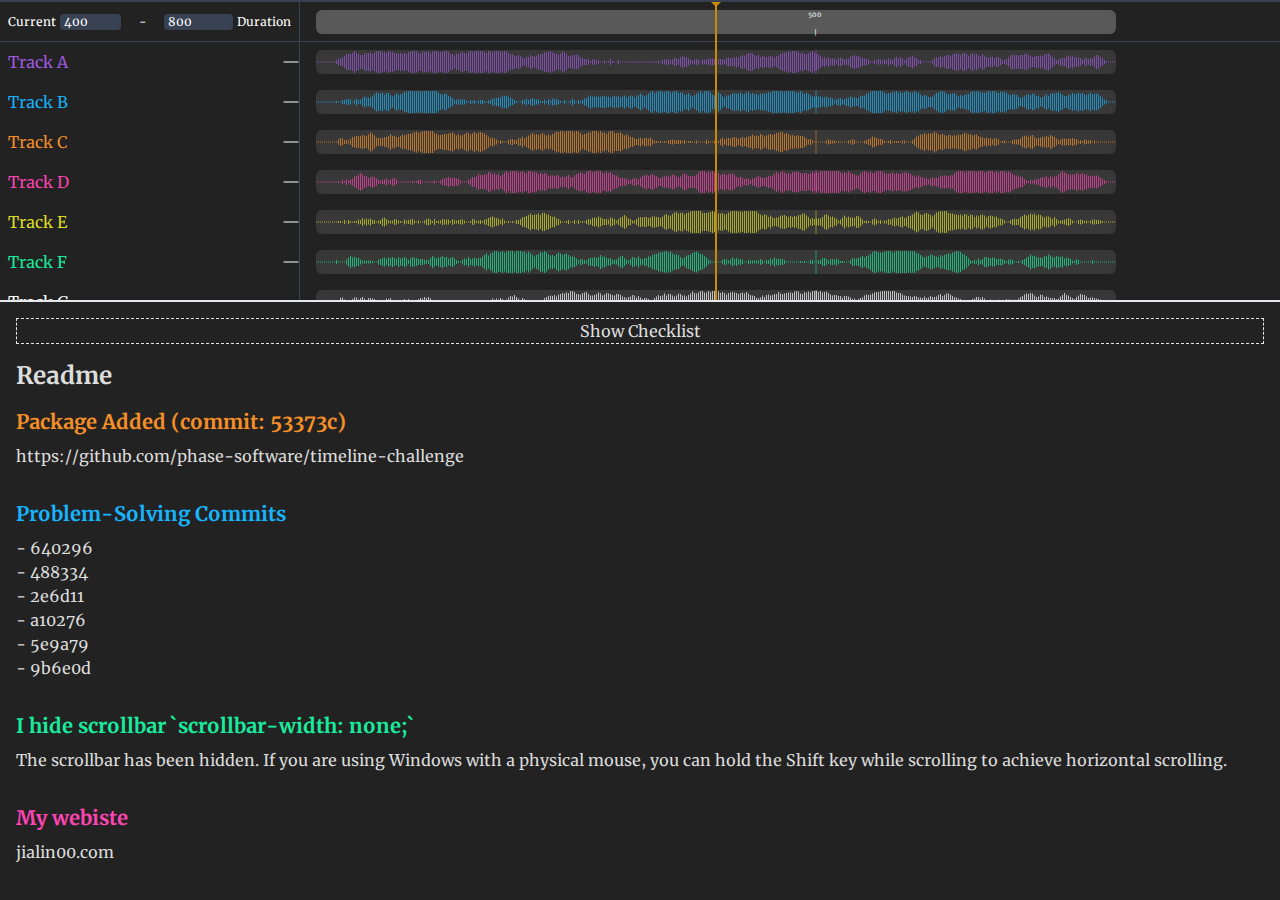
<file: index.html>
<!DOCTYPE html><html lang="en"><head><meta charSet="utf-8"/><link rel="preconnect" href="/" crossorigin=""/><meta name="viewport" content="width=device-width, initial-scale=1"/><link rel="stylesheet" href="/_next/static/css/ce7dae1f73402df2.css" data-precedence="next"/><link rel="preload" as="script" fetchPriority="low" href="/_next/static/chunks/webpack-42db3088c78084b4.js"/><script src="/_next/static/chunks/fd9d1056-d55f0ee2dca034b9.js" async=""></script><script src="/_next/static/chunks/117-2bf63088b1218d57.js" async=""></script><script src="/_next/static/chunks/main-app-11486b734af8a8ab.js" async=""></script><script src="/_next/static/chunks/234-0485092122f4da03.js" async=""></script><script src="/_next/static/chunks/app/page-1ac4aa8c41be04ce.js" async=""></script><link rel="icon" type="image/svg+xml" href="/fav.svg"/><title>Phase Audio Editor | jialinhuang</title><meta name="next-size-adjust"/><script src="/_next/static/chunks/polyfills-42372ed130431b0a.js" noModule=""></script></head><body class="__className_6c37aa"><div class="relative h-[300px] w-full grid grid-cols-[300px_1fr] grid-rows-[40px_1fr]  bg-[#222222] border-t-2 border-solid border-gray-700 overflow-hidden" data-testid="timeline"><div class="flex flex-wrap items-center text-white justify-between border-b border-r border-solid border-gray-700 px-2 text-xs" data-testid="play-controls"><fieldset class="flex gap-1">Current<input class="bg-gray-700 px-1 rounded" data-testid="current-time-input" min="0" max="800" step="10" type="number" value="400"/></fieldset>-<fieldset class="flex gap-1"><input class="bg-gray-700 px-1 rounded" data-testid="duration-input" min="100" max="6000" step="10" type="number" value="800"/>Duration</fieldset></div><div class="cursor-pointer overflow-auto relative py-2 min-w-0 border-b border-solid border-gray-700 overflow-x-auto overflow-y-hidden" style="padding-left:16px;padding-right:16px" data-testid="ruler"><div class="h-6 rounded-md bg-white/25" data-testid="ruler-bar" style="width:800px"><div class="absolute flex flex-col justify-between text-center ml-[-0.5px] text-[7px] h-7 text-[#fafafa] w-[1px]" style="left:500.75px;width:30px"><p> <!-- -->500</p><p>|</p></div></div></div><div class="grid grid-flow-row auto-rows-[40px] border-r border-solid border-r-gray-700 text-white  overflow-auto" data-testid="track-list"><div class="cursor-pointer my-2 pl-2 pr-0 flex justify-between items-center " style="color:#9f58e0"><div>Track <!-- -->A</div><div><svg width="16" height="16" fill="white" data-name="Layer 1" xmlns="http://www.w3.org/2000/svg" viewBox="0 0 16 16"><path d="M15.5 7.5v1H.5v-1z"></path></svg></div></div><div class="cursor-pointer my-2 pl-2 pr-0 flex justify-between items-center " style="color:#17b3fb"><div>Track <!-- -->B</div><div><svg width="16" height="16" fill="white" data-name="Layer 1" xmlns="http://www.w3.org/2000/svg" viewBox="0 0 16 16"><path d="M15.5 7.5v1H.5v-1z"></path></svg></div></div><div class="cursor-pointer my-2 pl-2 pr-0 flex justify-between items-center " style="color:#f48f27"><div>Track <!-- -->C</div><div><svg width="16" height="16" fill="white" data-name="Layer 1" xmlns="http://www.w3.org/2000/svg" viewBox="0 0 16 16"><path d="M15.5 7.5v1H.5v-1z"></path></svg></div></div><div class="cursor-pointer my-2 pl-2 pr-0 flex justify-between items-center " style="color:#fc44b2"><div>Track <!-- -->D</div><div><svg width="16" height="16" fill="white" data-name="Layer 1" xmlns="http://www.w3.org/2000/svg" viewBox="0 0 16 16"><path d="M15.5 7.5v1H.5v-1z"></path></svg></div></div><div class="cursor-pointer my-2 pl-2 pr-0 flex justify-between items-center " style="color:#dcdc24"><div>Track <!-- -->E</div><div><svg width="16" height="16" fill="white" data-name="Layer 1" xmlns="http://www.w3.org/2000/svg" viewBox="0 0 16 16"><path d="M15.5 7.5v1H.5v-1z"></path></svg></div></div><div class="cursor-pointer my-2 pl-2 pr-0 flex justify-between items-center " style="color:#1aea9d"><div>Track <!-- -->F</div><div><svg width="16" height="16" fill="white" data-name="Layer 1" xmlns="http://www.w3.org/2000/svg" viewBox="0 0 16 16"><path d="M15.5 7.5v1H.5v-1z"></path></svg></div></div><div class="cursor-pointer my-2 pl-2 pr-0 flex justify-between items-center " style="color:#fafafa"><div>Track <!-- -->G</div><div><svg width="16" height="16" fill="white" data-name="Layer 1" xmlns="http://www.w3.org/2000/svg" viewBox="0 0 16 16"><path d="M15.5 7.5v1H.5v-1z"></path></svg></div></div><div class="cursor-pointer my-2 pl-2 pr-0 flex justify-between items-center " style="color:#9f58e0"><div>Track <!-- -->H</div><div><svg width="16" height="16" fill="white" data-name="Layer 1" xmlns="http://www.w3.org/2000/svg" viewBox="0 0 16 16"><path d="M15.5 7.5v1H.5v-1z"></path></svg></div></div><div class="cursor-pointer my-2 pl-2 pr-0 flex justify-between items-center " style="color:#17b3fb"><div>Track <!-- -->I</div><div><svg width="16" height="16" fill="white" data-name="Layer 1" xmlns="http://www.w3.org/2000/svg" viewBox="0 0 16 16"><path d="M15.5 7.5v1H.5v-1z"></path></svg></div></div><div class="cursor-pointer my-2 pl-2 pr-0 flex justify-between items-center " style="color:#f48f27"><div>Track <!-- -->J</div><div><svg width="16" height="16" fill="white" data-name="Layer 1" xmlns="http://www.w3.org/2000/svg" viewBox="0 0 16 16"><path d="M15.5 7.5v1H.5v-1z"></path></svg></div></div><div class="cursor-pointer my-2 pl-2 pr-0 flex justify-between items-center " style="color:#fc44b2"><div>Track <!-- -->K</div><div><svg width="16" height="16" fill="white" data-name="Layer 1" xmlns="http://www.w3.org/2000/svg" viewBox="0 0 16 16"><path d="M15.5 7.5v1H.5v-1z"></path></svg></div></div><div class="cursor-pointer my-2 pl-2 pr-0 flex justify-between items-center " style="color:#dcdc24"><div>Track <!-- -->L</div><div><svg width="16" height="16" fill="white" data-name="Layer 1" xmlns="http://www.w3.org/2000/svg" viewBox="0 0 16 16"><path d="M15.5 7.5v1H.5v-1z"></path></svg></div></div><div class="cursor-pointer my-2 pl-2 pr-0 flex justify-between items-center " style="color:#1aea9d"><div>Track <!-- -->M</div><div><svg width="16" height="16" fill="white" data-name="Layer 1" xmlns="http://www.w3.org/2000/svg" viewBox="0 0 16 16"><path d="M15.5 7.5v1H.5v-1z"></path></svg></div></div><div class="cursor-pointer my-2 pl-2 pr-0 flex justify-between items-center " style="color:#fafafa"><div>Track <!-- -->N</div><div><svg width="16" height="16" fill="white" data-name="Layer 1" xmlns="http://www.w3.org/2000/svg" viewBox="0 0 16 16"><path d="M15.5 7.5v1H.5v-1z"></path></svg></div></div><div class="cursor-pointer my-2 pl-2 pr-0 flex justify-between items-center " style="color:#9f58e0"><div>Track <!-- -->O</div><div><svg width="16" height="16" fill="white" data-name="Layer 1" xmlns="http://www.w3.org/2000/svg" viewBox="0 0 16 16"><path d="M15.5 7.5v1H.5v-1z"></path></svg></div></div></div><div class="px-4 min-w-0 overflow-auto" data-testid="keyframe-list"><div class="py-2" data-testid="segment" style="width:800px"><div class="relative h-6 rounded-md flex items-center bg-white/10"><canvas width="800" height="24" class="absolute top-0 left-0"></canvas></div></div><div class="py-2" data-testid="segment" style="width:800px"><div class="relative h-6 rounded-md flex items-center bg-white/10"><canvas width="800" height="24" class="absolute top-0 left-0"></canvas></div></div><div class="py-2" data-testid="segment" style="width:800px"><div class="relative h-6 rounded-md flex items-center bg-white/10"><canvas width="800" height="24" class="absolute top-0 left-0"></canvas></div></div><div class="py-2" data-testid="segment" style="width:800px"><div class="relative h-6 rounded-md flex items-center bg-white/10"><canvas width="800" height="24" class="absolute top-0 left-0"></canvas></div></div><div class="py-2" data-testid="segment" style="width:800px"><div class="relative h-6 rounded-md flex items-center bg-white/10"><canvas width="800" height="24" class="absolute top-0 left-0"></canvas></div></div><div class="py-2" data-testid="segment" style="width:800px"><div class="relative h-6 rounded-md flex items-center bg-white/10"><canvas width="800" height="24" class="absolute top-0 left-0"></canvas></div></div><div class="py-2" data-testid="segment" style="width:800px"><div class="relative h-6 rounded-md flex items-center bg-white/10"><canvas width="800" height="24" class="absolute top-0 left-0"></canvas></div></div><div class="py-2" data-testid="segment" style="width:800px"><div class="relative h-6 rounded-md flex items-center bg-white/10"><canvas width="800" height="24" class="absolute top-0 left-0"></canvas></div></div><div class="py-2" data-testid="segment" style="width:800px"><div class="relative h-6 rounded-md flex items-center bg-white/10"><canvas width="800" height="24" class="absolute top-0 left-0"></canvas></div></div><div class="py-2" data-testid="segment" style="width:800px"><div class="relative h-6 rounded-md flex items-center bg-white/10"><canvas width="800" height="24" class="absolute top-0 left-0"></canvas></div></div><div class="py-2" data-testid="segment" style="width:800px"><div class="relative h-6 rounded-md flex items-center bg-white/10"><canvas width="800" height="24" class="absolute top-0 left-0"></canvas></div></div><div class="py-2" data-testid="segment" style="width:800px"><div class="relative h-6 rounded-md flex items-center bg-white/10"><canvas width="800" height="24" class="absolute top-0 left-0"></canvas></div></div><div class="py-2" data-testid="segment" style="width:800px"><div class="relative h-6 rounded-md flex items-center bg-white/10"><canvas width="800" height="24" class="absolute top-0 left-0"></canvas></div></div><div class="py-2" data-testid="segment" style="width:800px"><div class="relative h-6 rounded-md flex items-center bg-white/10"><canvas width="800" height="24" class="absolute top-0 left-0"></canvas></div></div><div class="py-2" data-testid="segment" style="width:800px"><div class="relative h-6 rounded-md flex items-center bg-white/10"><canvas width="800" height="24" class="absolute top-0 left-0"></canvas></div></div></div><div class="absolute  h-full border-l-2 border-solid border-yellow-600 z-10" data-testid="playhead" style="left:316px;cursor:ew-resize;transform:translateX(calc(400px - 50%));visibility:visible"><div class="absolute border-solid border-[5px] border-transparent border-t-yellow-600 -translate-x-1.5"></div></div></div><div class="relative flex flex-col p-4 h-[calc(100vh-300px)] w-full  border-t-2 border-solid  overflow-auto"><button class="mb-4 border-dashed border-1 border">Show Checklist</button><h1 class="text-2xl font-bold mb-4">Readme</h1><div class="mb-4"><h2 class="text-xl text-[#f48f27] font-semibold mb-2">Package Added (commit: 53373c)</h2><a href="https://github.com/phase-software/timeline-challenge" target="_blank">https://github.com/phase-software/timeline-challenge</a><h2 class="text-xl text-[#17b3fb] mt-8 font-semibold mb-2">Problem-Solving Commits</h2><p>- 640296</p><p>- 488334</p><p>- 2e6d11</p><p>- a10276</p><p>- 5e9a79</p><p>- 9b6e0d</p><h2 class="text-xl text-[#1aea9d] mt-8 font-semibold mb-2">I hide scrollbar `scrollbar-width: none;`</h2><p>The scrollbar has been hidden. If you are using Windows with a physical mouse, you can hold the Shift key while scrolling to achieve horizontal scrolling.</p><h2 class="text-xl text-[#fc44b2] mt-8 font-semibold mb-2">My webiste</h2><a target="_blank" href="https://jialin00.com">jialin00.com</a></div></div><script src="/_next/static/chunks/webpack-42db3088c78084b4.js" async=""></script><script>(self.__next_f=self.__next_f||[]).push([0]);self.__next_f.push([2,null])</script><script>self.__next_f.push([1,"1:HC[\"/\",\"\"]\n2:HL[\"/_next/static/css/ce7dae1f73402df2.css\",\"style\"]\n"])</script><script>self.__next_f.push([1,"3:I[2846,[],\"\"]\n5:I[4903,[\"234\",\"static/chunks/234-0485092122f4da03.js\",\"931\",\"static/chunks/app/page-1ac4aa8c41be04ce.js\"],\"Timeline\"]\n6:I[5964,[\"234\",\"static/chunks/234-0485092122f4da03.js\",\"931\",\"static/chunks/app/page-1ac4aa8c41be04ce.js\"],\"default\"]\n7:I[4707,[],\"\"]\n8:I[6423,[],\"\"]\na:I[1060,[],\"\"]\nb:[]\n"])</script><script>self.__next_f.push([1,"0:[\"$\",\"$L3\",null,{\"buildId\":\"x8tOqWC0Z9h7KX5h-yLq2\",\"assetPrefix\":\"\",\"urlParts\":[\"\",\"\"],\"initialTree\":[\"\",{\"children\":[\"__PAGE__\",{}]},\"$undefined\",\"$undefined\",true],\"initialSeedData\":[\"\",{\"children\":[\"__PAGE__\",{},[[\"$L4\",[[\"$\",\"$L5\",null,{}],[\"$\",\"$L6\",null,{}]],null],null],null]},[[[[\"$\",\"link\",\"0\",{\"rel\":\"stylesheet\",\"href\":\"/_next/static/css/ce7dae1f73402df2.css\",\"precedence\":\"next\",\"crossOrigin\":\"$undefined\"}]],[\"$\",\"html\",null,{\"lang\":\"en\",\"children\":[[\"$\",\"head\",null,{\"children\":[\"$\",\"link\",null,{\"rel\":\"icon\",\"type\":\"image/svg+xml\",\"href\":\"/fav.svg\"}]}],[\"$\",\"body\",null,{\"className\":\"__className_6c37aa\",\"children\":[\"$\",\"$L7\",null,{\"parallelRouterKey\":\"children\",\"segmentPath\":[\"children\"],\"error\":\"$undefined\",\"errorStyles\":\"$undefined\",\"errorScripts\":\"$undefined\",\"template\":[\"$\",\"$L8\",null,{}],\"templateStyles\":\"$undefined\",\"templateScripts\":\"$undefined\",\"notFound\":[[\"$\",\"title\",null,{\"children\":\"404: This page could not be found.\"}],[\"$\",\"div\",null,{\"style\":{\"fontFamily\":\"system-ui,\\\"Segoe UI\\\",Roboto,Helvetica,Arial,sans-serif,\\\"Apple Color Emoji\\\",\\\"Segoe UI Emoji\\\"\",\"height\":\"100vh\",\"textAlign\":\"center\",\"display\":\"flex\",\"flexDirection\":\"column\",\"alignItems\":\"center\",\"justifyContent\":\"center\"},\"children\":[\"$\",\"div\",null,{\"children\":[[\"$\",\"style\",null,{\"dangerouslySetInnerHTML\":{\"__html\":\"body{color:#000;background:#fff;margin:0}.next-error-h1{border-right:1px solid rgba(0,0,0,.3)}@media (prefers-color-scheme:dark){body{color:#fff;background:#000}.next-error-h1{border-right:1px solid rgba(255,255,255,.3)}}\"}}],[\"$\",\"h1\",null,{\"className\":\"next-error-h1\",\"style\":{\"display\":\"inline-block\",\"margin\":\"0 20px 0 0\",\"padding\":\"0 23px 0 0\",\"fontSize\":24,\"fontWeight\":500,\"verticalAlign\":\"top\",\"lineHeight\":\"49px\"},\"children\":\"404\"}],[\"$\",\"div\",null,{\"style\":{\"display\":\"inline-block\"},\"children\":[\"$\",\"h2\",null,{\"style\":{\"fontSize\":14,\"fontWeight\":400,\"lineHeight\":\"49px\",\"margin\":0},\"children\":\"This page could not be found.\"}]}]]}]}]],\"notFoundStyles\":[]}]}]]}]],null],null],\"couldBeIntercepted\":false,\"initialHead\":[null,\"$L9\"],\"globalErrorComponent\":\"$a\",\"missingSlots\":\"$Wb\"}]\n"])</script><script>self.__next_f.push([1,"9:[[\"$\",\"meta\",\"0\",{\"name\":\"viewport\",\"content\":\"width=device-width, initial-scale=1\"}],[\"$\",\"meta\",\"1\",{\"charSet\":\"utf-8\"}],[\"$\",\"title\",\"2\",{\"children\":\"Phase Audio Editor | jialinhuang\"}],[\"$\",\"meta\",\"3\",{\"name\":\"next-size-adjust\"}]]\n4:null\n"])</script></body></html>
</file>
<file: _next/static/css/ce7dae1f73402df2.css>
@font-face{font-family:__Merriweather_6c37aa;font-style:normal;font-weight:300;font-display:swap;src:url(/_next/static/media/b0059268cc419911-s.woff2) format("woff2");unicode-range:u+0460-052f,u+1c80-1c88,u+20b4,u+2de0-2dff,u+a640-a69f,u+fe2e-fe2f}@font-face{font-family:__Merriweather_6c37aa;font-style:normal;font-weight:300;font-display:swap;src:url(/_next/static/media/38ebcf0298551099-s.woff2) format("woff2");unicode-range:u+0301,u+0400-045f,u+0490-0491,u+04b0-04b1,u+2116}@font-face{font-family:__Merriweather_6c37aa;font-style:normal;font-weight:300;font-display:swap;src:url(/_next/static/media/b53e832d745212bc-s.woff2) format("woff2");unicode-range:u+0102-0103,u+0110-0111,u+0128-0129,u+0168-0169,u+01a0-01a1,u+01af-01b0,u+0300-0301,u+0303-0304,u+0308-0309,u+0323,u+0329,u+1ea0-1ef9,u+20ab}@font-face{font-family:__Merriweather_6c37aa;font-style:normal;font-weight:300;font-display:swap;src:url(/_next/static/media/e80e9c14bdf82dd6-s.woff2) format("woff2");unicode-range:u+0100-02af,u+0304,u+0308,u+0329,u+1e00-1e9f,u+1ef2-1eff,u+2020,u+20a0-20ab,u+20ad-20c0,u+2113,u+2c60-2c7f,u+a720-a7ff}@font-face{font-family:__Merriweather_6c37aa;font-style:normal;font-weight:300;font-display:swap;src:url(/_next/static/media/fbdbe464b9e5cc95-s.woff2) format("woff2");unicode-range:u+00??,u+0131,u+0152-0153,u+02bb-02bc,u+02c6,u+02da,u+02dc,u+0304,u+0308,u+0329,u+2000-206f,u+2074,u+20ac,u+2122,u+2191,u+2193,u+2212,u+2215,u+feff,u+fffd}@font-face{font-family:__Merriweather_6c37aa;font-style:normal;font-weight:400;font-display:swap;src:url(/_next/static/media/07103e16d41c9190-s.woff2) format("woff2");unicode-range:u+0460-052f,u+1c80-1c88,u+20b4,u+2de0-2dff,u+a640-a69f,u+fe2e-fe2f}@font-face{font-family:__Merriweather_6c37aa;font-style:normal;font-weight:400;font-display:swap;src:url(/_next/static/media/6dc02f179ba8da8f-s.woff2) format("woff2");unicode-range:u+0301,u+0400-045f,u+0490-0491,u+04b0-04b1,u+2116}@font-face{font-family:__Merriweather_6c37aa;font-style:normal;font-weight:400;font-display:swap;src:url(/_next/static/media/9450a5aa688b86af-s.woff2) format("woff2");unicode-range:u+0102-0103,u+0110-0111,u+0128-0129,u+0168-0169,u+01a0-01a1,u+01af-01b0,u+0300-0301,u+0303-0304,u+0308-0309,u+0323,u+0329,u+1ea0-1ef9,u+20ab}@font-face{font-family:__Merriweather_6c37aa;font-style:normal;font-weight:400;font-display:swap;src:url(/_next/static/media/f1d4c48219b1bd72-s.woff2) format("woff2");unicode-range:u+0100-02af,u+0304,u+0308,u+0329,u+1e00-1e9f,u+1ef2-1eff,u+2020,u+20a0-20ab,u+20ad-20c0,u+2113,u+2c60-2c7f,u+a720-a7ff}@font-face{font-family:__Merriweather_6c37aa;font-style:normal;font-weight:400;font-display:swap;src:url(/_next/static/media/931105f8d96e7f26-s.woff2) format("woff2");unicode-range:u+00??,u+0131,u+0152-0153,u+02bb-02bc,u+02c6,u+02da,u+02dc,u+0304,u+0308,u+0329,u+2000-206f,u+2074,u+20ac,u+2122,u+2191,u+2193,u+2212,u+2215,u+feff,u+fffd}@font-face{font-family:__Merriweather_6c37aa;font-style:normal;font-weight:700;font-display:swap;src:url(/_next/static/media/bd2489da38fb1d0b-s.woff2) format("woff2");unicode-range:u+0460-052f,u+1c80-1c88,u+20b4,u+2de0-2dff,u+a640-a69f,u+fe2e-fe2f}@font-face{font-family:__Merriweather_6c37aa;font-style:normal;font-weight:700;font-display:swap;src:url(/_next/static/media/84a39d905077a976-s.woff2) format("woff2");unicode-range:u+0301,u+0400-045f,u+0490-0491,u+04b0-04b1,u+2116}@font-face{font-family:__Merriweather_6c37aa;font-style:normal;font-weight:700;font-display:swap;src:url(/_next/static/media/0fb93cc812fb4b50-s.woff2) format("woff2");unicode-range:u+0102-0103,u+0110-0111,u+0128-0129,u+0168-0169,u+01a0-01a1,u+01af-01b0,u+0300-0301,u+0303-0304,u+0308-0309,u+0323,u+0329,u+1ea0-1ef9,u+20ab}@font-face{font-family:__Merriweather_6c37aa;font-style:normal;font-weight:700;font-display:swap;src:url(/_next/static/media/32702a3715dbd7c1-s.woff2) format("woff2");unicode-range:u+0100-02af,u+0304,u+0308,u+0329,u+1e00-1e9f,u+1ef2-1eff,u+2020,u+20a0-20ab,u+20ad-20c0,u+2113,u+2c60-2c7f,u+a720-a7ff}@font-face{font-family:__Merriweather_6c37aa;font-style:normal;font-weight:700;font-display:swap;src:url(/_next/static/media/7b9ca6a1d31c5662-s.woff2) format("woff2");unicode-range:u+00??,u+0131,u+0152-0153,u+02bb-02bc,u+02c6,u+02da,u+02dc,u+0304,u+0308,u+0329,u+2000-206f,u+2074,u+20ac,u+2122,u+2191,u+2193,u+2212,u+2215,u+feff,u+fffd}@font-face{font-family:__Merriweather_Fallback_6c37aa;src:local("Times New Roman");ascent-override:80.59%;descent-override:22.36%;line-gap-override:0.00%;size-adjust:122.09%}.__className_6c37aa{font-family:__Merriweather_6c37aa,__Merriweather_Fallback_6c37aa;font-style:normal}*,:after,:before{--tw-border-spacing-x:0;--tw-border-spacing-y:0;--tw-translate-x:0;--tw-translate-y:0;--tw-rotate:0;--tw-skew-x:0;--tw-skew-y:0;--tw-scale-x:1;--tw-scale-y:1;--tw-pan-x: ;--tw-pan-y: ;--tw-pinch-zoom: ;--tw-scroll-snap-strictness:proximity;--tw-gradient-from-position: ;--tw-gradient-via-position: ;--tw-gradient-to-position: ;--tw-ordinal: ;--tw-slashed-zero: ;--tw-numeric-figure: ;--tw-numeric-spacing: ;--tw-numeric-fraction: ;--tw-ring-inset: ;--tw-ring-offset-width:0px;--tw-ring-offset-color:#fff;--tw-ring-color:rgba(59,130,246,.5);--tw-ring-offset-shadow:0 0 #0000;--tw-ring-shadow:0 0 #0000;--tw-shadow:0 0 #0000;--tw-shadow-colored:0 0 #0000;--tw-blur: ;--tw-brightness: ;--tw-contrast: ;--tw-grayscale: ;--tw-hue-rotate: ;--tw-invert: ;--tw-saturate: ;--tw-sepia: ;--tw-drop-shadow: ;--tw-backdrop-blur: ;--tw-backdrop-brightness: ;--tw-backdrop-contrast: ;--tw-backdrop-grayscale: ;--tw-backdrop-hue-rotate: ;--tw-backdrop-invert: ;--tw-backdrop-opacity: ;--tw-backdrop-saturate: ;--tw-backdrop-sepia: ;--tw-contain-size: ;--tw-contain-layout: ;--tw-contain-paint: ;--tw-contain-style: }::backdrop{--tw-border-spacing-x:0;--tw-border-spacing-y:0;--tw-translate-x:0;--tw-translate-y:0;--tw-rotate:0;--tw-skew-x:0;--tw-skew-y:0;--tw-scale-x:1;--tw-scale-y:1;--tw-pan-x: ;--tw-pan-y: ;--tw-pinch-zoom: ;--tw-scroll-snap-strictness:proximity;--tw-gradient-from-position: ;--tw-gradient-via-position: ;--tw-gradient-to-position: ;--tw-ordinal: ;--tw-slashed-zero: ;--tw-numeric-figure: ;--tw-numeric-spacing: ;--tw-numeric-fraction: ;--tw-ring-inset: ;--tw-ring-offset-width:0px;--tw-ring-offset-color:#fff;--tw-ring-color:rgba(59,130,246,.5);--tw-ring-offset-shadow:0 0 #0000;--tw-ring-shadow:0 0 #0000;--tw-shadow:0 0 #0000;--tw-shadow-colored:0 0 #0000;--tw-blur: ;--tw-brightness: ;--tw-contrast: ;--tw-grayscale: ;--tw-hue-rotate: ;--tw-invert: ;--tw-saturate: ;--tw-sepia: ;--tw-drop-shadow: ;--tw-backdrop-blur: ;--tw-backdrop-brightness: ;--tw-backdrop-contrast: ;--tw-backdrop-grayscale: ;--tw-backdrop-hue-rotate: ;--tw-backdrop-invert: ;--tw-backdrop-opacity: ;--tw-backdrop-saturate: ;--tw-backdrop-sepia: ;--tw-contain-size: ;--tw-contain-layout: ;--tw-contain-paint: ;--tw-contain-style: }/*
! tailwindcss v3.4.13 | MIT License | https://tailwindcss.com
*/*,:after,:before{box-sizing:border-box;border:0 solid #e5e7eb}:after,:before{--tw-content:""}:host,html{line-height:1.5;-webkit-text-size-adjust:100%;-moz-tab-size:4;tab-size:4;font-family:ui-sans-serif,system-ui,sans-serif,Apple Color Emoji,Segoe UI Emoji,Segoe UI Symbol,Noto Color Emoji;font-feature-settings:normal;font-variation-settings:normal;-webkit-tap-highlight-color:transparent}body{margin:0;line-height:inherit}hr{height:0;color:inherit;border-top-width:1px}abbr:where([title]){text-decoration:underline dotted}h1,h2,h3,h4,h5,h6{font-size:inherit;font-weight:inherit}a{color:inherit;text-decoration:inherit}b,strong{font-weight:bolder}code,kbd,pre,samp{font-family:ui-monospace,SFMono-Regular,Menlo,Monaco,Consolas,Liberation Mono,Courier New,monospace;font-feature-settings:normal;font-variation-settings:normal;font-size:1em}small{font-size:80%}sub,sup{font-size:75%;line-height:0;position:relative;vertical-align:baseline}sub{bottom:-.25em}sup{top:-.5em}table{text-indent:0;border-color:inherit;border-collapse:collapse}button,input,optgroup,select,textarea{font-family:inherit;font-feature-settings:inherit;font-variation-settings:inherit;font-size:100%;font-weight:inherit;line-height:inherit;letter-spacing:inherit;color:inherit;margin:0;padding:0}button,select{text-transform:none}button,input:where([type=button]),input:where([type=reset]),input:where([type=submit]){-webkit-appearance:button;background-color:transparent;background-image:none}:-moz-focusring{outline:auto}:-moz-ui-invalid{box-shadow:none}progress{vertical-align:baseline}::-webkit-inner-spin-button,::-webkit-outer-spin-button{height:auto}[type=search]{-webkit-appearance:textfield;outline-offset:-2px}::-webkit-search-decoration{-webkit-appearance:none}::-webkit-file-upload-button{-webkit-appearance:button;font:inherit}summary{display:list-item}blockquote,dd,dl,figure,h1,h2,h3,h4,h5,h6,hr,p,pre{margin:0}fieldset{margin:0}fieldset,legend{padding:0}menu,ol,ul{list-style:none;margin:0;padding:0}dialog{padding:0}textarea{resize:vertical}input::placeholder,textarea::placeholder{opacity:1;color:#9ca3af}[role=button],button{cursor:pointer}:disabled{cursor:default}audio,canvas,embed,iframe,img,object,svg,video{display:block;vertical-align:middle}img,video{max-width:100%;height:auto}[hidden]{display:none}.visible{visibility:visible}.absolute{position:absolute}.relative{position:relative}.left-0{left:0}.top-0{top:0}.z-10{z-index:10}.my-2{margin-top:.5rem;margin-bottom:.5rem}.mb-1{margin-bottom:.25rem}.mb-2{margin-bottom:.5rem}.mb-4{margin-bottom:1rem}.ml-6{margin-left:1.5rem}.ml-\[-0\.5px\]{margin-left:-.5px}.mr-2{margin-right:.5rem}.mt-8{margin-top:2rem}.flex{display:flex}.grid{display:grid}.hidden{display:none}.h-6{height:1.5rem}.h-7{height:1.75rem}.h-\[300px\]{height:300px}.h-\[calc\(100vh-300px\)\]{height:calc(100vh - 300px)}.h-full{height:100%}.w-\[1px\]{width:1px}.w-full{width:100%}.min-w-0{min-width:0}.-translate-x-1\.5{--tw-translate-x:-0.375rem}.-translate-x-1\.5,.transform{transform:translate(var(--tw-translate-x),var(--tw-translate-y)) rotate(var(--tw-rotate)) skewX(var(--tw-skew-x)) skewY(var(--tw-skew-y)) scaleX(var(--tw-scale-x)) scaleY(var(--tw-scale-y))}.cursor-pointer{cursor:pointer}.select-none{user-select:none}.grid-flow-row{grid-auto-flow:row}.auto-rows-\[40px\]{grid-auto-rows:40px}.grid-cols-\[300px_1fr\]{grid-template-columns:300px 1fr}.grid-rows-\[40px_1fr\]{grid-template-rows:40px 1fr}.flex-col{flex-direction:column}.flex-wrap{flex-wrap:wrap}.items-start{align-items:flex-start}.items-center{align-items:center}.justify-between{justify-content:space-between}.gap-1{gap:.25rem}.overflow-auto{overflow:auto}.overflow-hidden{overflow:hidden}.overflow-x-auto{overflow-x:auto}.overflow-y-hidden{overflow-y:hidden}.rounded{border-radius:.25rem}.rounded-md{border-radius:.375rem}.border{border-width:1px}.border-\[5px\]{border-width:5px}.border-b{border-bottom-width:1px}.border-l-2{border-left-width:2px}.border-r{border-right-width:1px}.border-t-2{border-top-width:2px}.border-solid{border-style:solid}.border-dashed{border-style:dashed}.border-gray-700{--tw-border-opacity:1;border-color:rgb(55 65 81/var(--tw-border-opacity))}.border-transparent{border-color:transparent}.border-yellow-600{--tw-border-opacity:1;border-color:rgb(202 138 4/var(--tw-border-opacity))}.border-r-gray-700{--tw-border-opacity:1;border-right-color:rgb(55 65 81/var(--tw-border-opacity))}.border-t-yellow-600{--tw-border-opacity:1;border-top-color:rgb(202 138 4/var(--tw-border-opacity))}.bg-\[\#222222\]{--tw-bg-opacity:1;background-color:rgb(34 34 34/var(--tw-bg-opacity))}.bg-gray-700{--tw-bg-opacity:1;background-color:rgb(55 65 81/var(--tw-bg-opacity))}.bg-white\/10{background-color:hsla(0,0%,100%,.1)}.bg-white\/25{background-color:hsla(0,0%,100%,.25)}.bg-white\/30{background-color:hsla(0,0%,100%,.3)}.p-1{padding:.25rem}.p-4{padding:1rem}.px-1{padding-left:.25rem;padding-right:.25rem}.px-2{padding-left:.5rem;padding-right:.5rem}.px-4{padding-left:1rem;padding-right:1rem}.py-2{padding-top:.5rem;padding-bottom:.5rem}.pl-2{padding-left:.5rem}.pr-0{padding-right:0}.text-left{text-align:left}.text-center{text-align:center}.text-2xl{font-size:1.5rem;line-height:2rem}.text-\[7px\]{font-size:7px}.text-lg{font-size:1.125rem}.text-lg,.text-xl{line-height:1.75rem}.text-xl{font-size:1.25rem}.text-xs{font-size:.75rem;line-height:1rem}.font-bold{font-weight:700}.font-semibold{font-weight:600}.text-\[\#17b3fb\]{--tw-text-opacity:1;color:rgb(23 179 251/var(--tw-text-opacity))}.text-\[\#1aea9d\]{--tw-text-opacity:1;color:rgb(26 234 157/var(--tw-text-opacity))}.text-\[\#777\]{--tw-text-opacity:1;color:rgb(119 119 119/var(--tw-text-opacity))}.text-\[\#f48f27\]{--tw-text-opacity:1;color:rgb(244 143 39/var(--tw-text-opacity))}.text-\[\#fafafa\]{--tw-text-opacity:1;color:rgb(250 250 250/var(--tw-text-opacity))}.text-\[\#fc44b2\]{--tw-text-opacity:1;color:rgb(252 68 178/var(--tw-text-opacity))}.text-white{--tw-text-opacity:1;color:rgb(255 255 255/var(--tw-text-opacity))}.blur{--tw-blur:blur(8px);filter:var(--tw-blur) var(--tw-brightness) var(--tw-contrast) var(--tw-grayscale) var(--tw-hue-rotate) var(--tw-invert) var(--tw-saturate) var(--tw-sepia) var(--tw-drop-shadow)}:root{--background:#222;--foreground:#ddd;--hover:#82acf8}body{color:var(--foreground);background:var(--background);font-family:Arial,Helvetica,sans-serif;height:100vh}*{scrollbar-width:none}a,a:visited{color:var(--foreground)}a:active,a:hover{color:var(--hover)}
</file>
